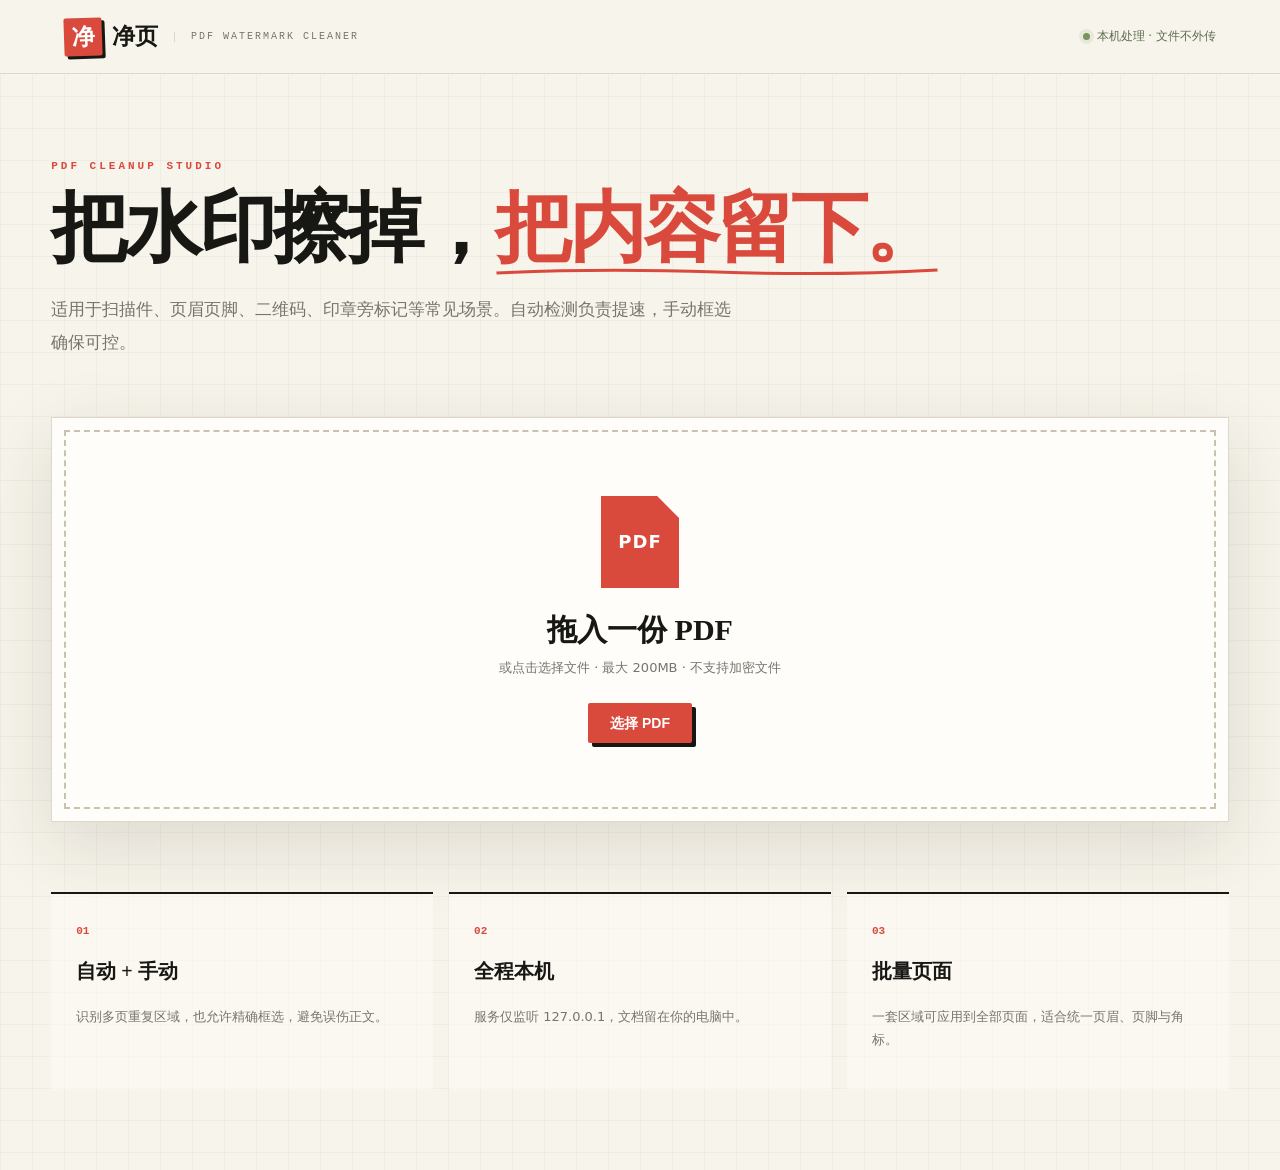
<file: templates/index.html>
<!doctype html>
<html lang="zh-CN">
<head>
  <meta charset="utf-8">
  <meta name="viewport" content="width=device-width,initial-scale=1">
  <title>净页 · PDF 去水印</title>
  <link rel="stylesheet" href="/static/style.css">
</head>
<body>
  <header class="topbar">
    <a class="brand" href="/"><span class="brand-mark">净</span><span>净页</span></a>
    <span class="brand-sub">PDF WATERMARK CLEANER</span>
    <div class="privacy"><span class="dot"></span>本机处理 · 文件不外传</div>
  </header>

  <main>
    <section class="hero">
      <p class="eyebrow">PDF CLEANUP STUDIO</p>
      <h1>把水印擦掉，<em>把内容留下。</em></h1>
      <p class="lead">适用于扫描件、页眉页脚、二维码、印章旁标记等常见场景。自动检测负责提速，手动框选确保可控。</p>
    </section>

    <section id="uploadCard" class="upload-card">
      <div id="dropzone" class="dropzone">
        <div class="upload-icon">PDF</div>
        <h2>拖入一份 PDF</h2>
        <p>或点击选择文件 · 最大 200MB · 不支持加密文件</p>
        <input id="fileInput" type="file" accept="application/pdf,.pdf" hidden>
        <button id="chooseBtn" class="button primary">选择 PDF</button>
      </div>
      <div id="uploadProgress" class="progress hidden"><span></span></div>
    </section>

    <section id="studio" class="studio hidden">
      <aside class="sidebar">
        <div class="file-meta">
          <span class="file-tag">当前文件</span>
          <strong id="fileName">—</strong>
          <small id="fileInfo">—</small>
        </div>

        <div class="panel">
          <div class="panel-title"><span>01</span>选取水印</div>
          <button id="detectBtn" class="button secondary wide">自动检测重复水印</button>
          <p class="hint">自动检测结果会作为全局区域。手动框选可选择仅当前页或全部页面。</p>
          <div class="mode-switch">
            <button id="pageModeBtn" class="mode active">仅当前页</button>
            <button id="globalModeBtn" class="mode">全部页面</button>
          </div>
          <div class="tool-row">
            <button id="undoBtn" class="tool">撤销</button>
            <button id="clearPageBtn" class="tool danger">清空本页</button>
            <button id="clearAllBtn" class="tool danger">全部清空</button>
          </div>
          <div class="copy-tools">
            <button id="copyNextBtn" class="tool">复制本页区域到下一页</button>
            <div><input id="copyPages" placeholder="页码：2-5,8"><button id="copyPagesBtn">复制</button></div>
          </div>
          <div id="regionList" class="region-list"><span>尚未选择区域</span></div>
        </div>

        <div class="panel">
          <div class="panel-title"><span>02</span>处理方式</div>
          <label class="radio"><input type="radio" name="method" value="edge" checked><i></i><b>边缘取色填充</b><small>适合纸张、纯色背景</small></label>
          <label class="radio"><input type="radio" name="method" value="white"><i></i><b>白色覆盖</b><small>速度最快，适合白底文档</small></label>
          <label class="radio"><input type="radio" name="method" value="blur"><i></i><b>强模糊</b><small>适合复杂背景，不保证无痕</small></label>
        </div>

        <div class="panel">
          <div class="panel-title"><span>03</span>全局区域范围</div>
          <select id="scope">
            <option value="all">全局区域应用到全部页面</option>
            <option value="first">全局区域仅应用第一页</option>
            <option value="selected">全局区域仅应用当前页</option>
          </select>
          <label class="range-label">输出清晰度 <b id="dpiValue">180 DPI</b></label>
          <input id="dpi" type="range" min="96" max="300" value="180" step="12">
        </div>

        <button id="processBtn" class="button primary wide process">生成去水印 PDF</button>
        <button id="newBtn" class="text-button">换一个文件</button>
      </aside>

      <section class="workspace">
        <div class="workspace-bar">
          <div><b>页面预览</b><span>拖拽红框选择水印区域</span></div>
          <div class="pager"><button id="prevBtn">←</button><span id="pageLabel">1 / 1</span><button id="nextBtn">→</button></div>
        </div>
        <div id="canvasWrap" class="canvas-wrap">
          <div id="paper" class="paper">
            <img id="pageImage" alt="PDF 页面预览">
            <canvas id="overlay"></canvas>
          </div>
          <div id="emptyPreview" class="empty-preview">正在准备预览…</div>
        </div>
        <div id="thumbs" class="thumbs"></div>
      </section>
    </section>

    <section id="result" class="result hidden">
      <div class="success-mark">✓</div>
      <p class="eyebrow">PROCESS COMPLETE</p>
      <h2>处理完成</h2>
      <p id="resultName"></p>
      <button id="downloadBtn" class="button primary">保存 PDF 到电脑</button>
      <button id="openFolderBtn" class="button secondary hidden">打开所在文件夹</button>
      <button id="againBtn" class="button secondary">继续处理</button>
      <p id="savedPath" class="saved-path hidden"></p>
    </section>

    <section class="features">
      <article><span>01</span><h3>自动 + 手动</h3><p>识别多页重复区域，也允许精确框选，避免误伤正文。</p></article>
      <article><span>02</span><h3>全程本机</h3><p>服务仅监听 127.0.0.1，文档留在你的电脑中。</p></article>
      <article><span>03</span><h3>批量页面</h3><p>一套区域可应用到全部页面，适合统一页眉、页脚与角标。</p></article>
    </section>
  </main>

  <div id="toast" class="toast"></div>
  <script src="/static/app.js"></script>
</body>
</html>
</file>
<file: static/style.css>
:root{--ink:#171714;--muted:#77756c;--paper:#f7f4eb;--white:#fffdfa;--red:#d94a3c;--red-dark:#b63329;--line:#ddd8ca;--yellow:#e4b857;--shadow:0 22px 70px rgba(48,42,27,.13)}
*{box-sizing:border-box}body{margin:0;background:var(--paper);color:var(--ink);font-family:'Microsoft YaHei UI','Microsoft YaHei',system-ui,sans-serif;min-height:100vh;background-image:linear-gradient(rgba(47,42,30,.035) 1px,transparent 1px),linear-gradient(90deg,rgba(47,42,30,.035) 1px,transparent 1px);background-size:32px 32px}.topbar{height:74px;border-bottom:1px solid var(--line);display:flex;align-items:center;padding:0 max(24px,5vw);gap:16px;background:rgba(247,244,235,.9);backdrop-filter:blur(12px);position:sticky;top:0;z-index:20}.brand{display:flex;align-items:center;gap:10px;color:var(--ink);text-decoration:none;font-family:'SimSun','Microsoft YaHei UI',serif;font-weight:900;font-size:23px}.brand-mark{display:grid;place-items:center;width:38px;height:38px;color:white;background:var(--red);border-radius:2px;transform:rotate(-2deg);box-shadow:3px 3px 0 var(--ink)}.brand-sub{font:500 10px/1 monospace;letter-spacing:2px;color:var(--muted);border-left:1px solid var(--line);padding-left:16px}.privacy{margin-left:auto;font-size:12px;color:#5c6d4f}.dot{display:inline-block;width:7px;height:7px;border-radius:50%;background:#78935d;margin-right:7px;box-shadow:0 0 0 4px rgba(120,147,93,.13)}main{width:min(1420px,92vw);margin:auto}.hero{padding:76px 0 42px;max-width:900px}.eyebrow{font:700 11px/1 monospace;letter-spacing:3px;color:var(--red);text-transform:uppercase}.hero h1{font-family:'SimSun','Microsoft YaHei UI',serif;font-size:clamp(42px,6vw,78px);line-height:1.06;margin:16px 0 24px;letter-spacing:-3px}.hero h1 em{font-style:normal;color:var(--red);position:relative}.hero h1 em:after{content:'';position:absolute;height:9px;left:0;right:0;bottom:-5px;background:url("data:image/svg+xml,%3Csvg xmlns='http://www.w3.org/2000/svg' width='300' height='9'%3E%3Cpath d='M1 6 Q70 1 150 5 T299 3' fill='none' stroke='%23d94a3c' stroke-width='3'/%3E%3C/svg%3E") center/100% 100% no-repeat}.lead{max-width:690px;color:var(--muted);font-size:17px;line-height:1.9}.upload-card{background:var(--white);padding:12px;border:1px solid var(--line);box-shadow:var(--shadow);margin-bottom:70px}.dropzone{border:2px dashed #c9c2af;padding:64px 24px;text-align:center;transition:.2s;cursor:pointer}.dropzone.drag{border-color:var(--red);background:#fff5f1}.upload-icon{width:78px;height:92px;margin:0 auto 22px;background:var(--red);color:#fff;display:grid;place-items:center;font-weight:900;font-size:18px;letter-spacing:1px;clip-path:polygon(0 0,72% 0,100% 24%,100% 100%,0 100%);box-shadow:6px 7px 0 rgba(23,23,20,.16)}.dropzone h2{font-family:'SimSun','Microsoft YaHei UI',serif;font-size:30px;margin:0 0 8px}.dropzone p{color:var(--muted);margin:0 0 26px;font-size:13px}.button{border:0;border-radius:2px;padding:13px 22px;font:700 14px/1 'Microsoft YaHei UI','Microsoft YaHei',sans-serif;cursor:pointer;text-decoration:none;display:inline-flex;justify-content:center;align-items:center;transition:.2s}.button.primary{background:var(--red);color:#fff;box-shadow:4px 4px 0 var(--ink)}.button.primary:hover{background:var(--red-dark);transform:translate(-1px,-1px);box-shadow:6px 6px 0 var(--ink)}.button.secondary{background:#eee9dc;color:var(--ink);border:1px solid #cec7b6}.button.wide{width:100%}.progress{height:4px;background:#e6e0d2;overflow:hidden}.progress span{display:block;height:100%;width:40%;background:var(--red);animation:progress 1.1s infinite ease-in-out}@keyframes progress{from{transform:translateX(-100%)}to{transform:translateX(350%)}}.hidden{display:none!important}.studio{display:grid;grid-template-columns:330px 1fr;gap:18px;margin:12px 0 70px;align-items:start}.sidebar{background:var(--white);border:1px solid var(--line);box-shadow:0 12px 40px rgba(45,40,27,.09);padding:20px;position:sticky;top:92px}.file-meta{border-bottom:1px solid var(--line);padding-bottom:18px}.file-tag{display:block;color:var(--red);font-size:10px;font-weight:700;letter-spacing:1.5px;margin-bottom:7px}.file-meta strong{display:block;white-space:nowrap;overflow:hidden;text-overflow:ellipsis}.file-meta small{display:block;color:var(--muted);margin-top:5px}.panel{padding:20px 0;border-bottom:1px solid var(--line)}.panel-title{font-weight:800;font-size:14px;margin-bottom:14px}.panel-title span{font-family:monospace;color:var(--red);margin-right:9px}.hint{color:var(--muted);font-size:11px;line-height:1.6;margin:9px 0 13px}.tool-row{display:flex;gap:7px}.tool{flex:1;border:1px solid #d6d0c1;background:#f7f4eb;padding:9px;cursor:pointer;font-weight:600}.tool.active{border-color:var(--ink);background:var(--ink);color:white}.tool.danger{color:var(--red)}.mode-switch{display:grid;grid-template-columns:1fr 1fr;margin:10px 0;border:1px solid #cec7b6}.mode{border:0;background:#f7f4eb;padding:9px;cursor:pointer;font-weight:700;font-size:12px}.mode.active{background:var(--ink);color:white}.copy-tools{display:grid;gap:7px;margin-top:8px}.copy-tools>button{width:100%}.copy-tools div{display:grid;grid-template-columns:1fr 58px}.copy-tools input{min-width:0;padding:8px;border:1px solid #cec7b6;background:#fff}.copy-tools div button{border:0;background:var(--yellow);font-weight:700;cursor:pointer}.region-list{margin-top:12px;max-height:110px;overflow:auto;font-size:11px;color:var(--muted)}.region-chip{display:flex;justify-content:space-between;background:#f3eee2;margin-top:5px;padding:7px 9px;border-left:3px solid var(--red)}.radio{display:grid;grid-template-columns:20px 1fr;column-gap:8px;position:relative;padding:9px 0;cursor:pointer}.radio input{position:absolute;opacity:0}.radio i{width:16px;height:16px;border:1px solid #aaa392;border-radius:50%;grid-row:1/3;margin-top:2px}.radio input:checked+i{border:5px solid var(--red)}.radio b{font-size:13px}.radio small{color:var(--muted);font-size:10px;margin-top:3px}.panel select{width:100%;padding:10px;border:1px solid #ccc4b3;background:#faf8f2}.range-label{display:flex;justify-content:space-between;font-size:11px;color:var(--muted);margin:14px 0 5px}.range-label b{color:var(--ink)}input[type=range]{width:100%;accent-color:var(--red)}.process{margin-top:20px}.text-button{display:block;margin:14px auto 0;border:0;background:none;color:var(--muted);cursor:pointer;text-decoration:underline}.workspace{background:#e9e4d8;border:1px solid var(--line);min-height:760px}.workspace-bar{height:65px;background:var(--white);border-bottom:1px solid var(--line);display:flex;align-items:center;justify-content:space-between;padding:0 18px}.workspace-bar b{font-family:'SimSun','Microsoft YaHei UI',serif}.workspace-bar span{font-size:11px;color:var(--muted);margin-left:10px}.pager{display:flex;align-items:center;gap:8px}.pager button{width:31px;height:31px;border:1px solid #d2ccbd;background:#f7f4eb;cursor:pointer}.canvas-wrap{min-height:630px;padding:28px;display:grid;place-items:center;overflow:auto;background-image:radial-gradient(#c9c2b4 .7px,transparent .7px);background-size:10px 10px}.paper{position:relative;line-height:0;background:white;box-shadow:0 15px 38px rgba(30,26,18,.22);max-width:100%}.paper img{display:block;max-width:min(830px,100%);max-height:1040px;user-select:none}.paper canvas{position:absolute;inset:0;width:100%;height:100%;cursor:crosshair}.empty-preview{color:var(--muted)}.thumbs{height:110px;display:flex;gap:10px;padding:12px;overflow-x:auto;background:var(--white);border-top:1px solid var(--line)}.thumb{height:84px;min-width:60px;border:2px solid transparent;background:#eee;cursor:pointer;position:relative}.thumb.active{border-color:var(--red)}.thumb img{height:100%;width:auto;display:block}.thumb span{position:absolute;bottom:2px;right:3px;background:rgba(0,0,0,.65);color:#fff;font-size:9px;padding:2px 4px}.result{text-align:center;background:var(--white);border:1px solid var(--line);padding:76px 20px;margin:40px 0 70px;box-shadow:var(--shadow)}.success-mark{width:72px;height:72px;margin:auto;display:grid;place-items:center;border-radius:50%;background:#718c58;color:white;font-size:35px;box-shadow:5px 5px 0 var(--ink)}.result h2{font-family:'SimSun','Microsoft YaHei UI';font-size:42px;margin:15px}.result p{color:var(--muted);margin-bottom:30px}.result .button{margin:5px}.features{display:grid;grid-template-columns:repeat(3,1fr);gap:16px;margin:0 0 80px}.features article{padding:25px;border-top:2px solid var(--ink);background:rgba(255,253,250,.5)}.features span{font:700 11px monospace;color:var(--red)}.features h3{font-family:'SimSun','Microsoft YaHei UI';font-size:20px}.features p{color:var(--muted);font-size:13px;line-height:1.8}.toast{position:fixed;left:50%;bottom:32px;transform:translate(-50%,30px);background:var(--ink);color:#fff;padding:12px 18px;opacity:0;pointer-events:none;transition:.25s;z-index:99;font-size:13px}.toast.show{opacity:1;transform:translate(-50%,0)}
.saved-path{max-width:720px;margin:18px auto 0;padding:12px 16px;border:1px solid var(--line);background:var(--white);color:var(--muted);font-size:12px;line-height:1.6;word-break:break-all}.result .button{margin:4px}
@media(max-width:900px){.studio{grid-template-columns:1fr}.sidebar{position:static}.features{grid-template-columns:1fr}.brand-sub{display:none}.hero{padding-top:45px}.hero h1{letter-spacing:-2px}.canvas-wrap{padding:12px}.workspace{min-height:auto}}
</file>
